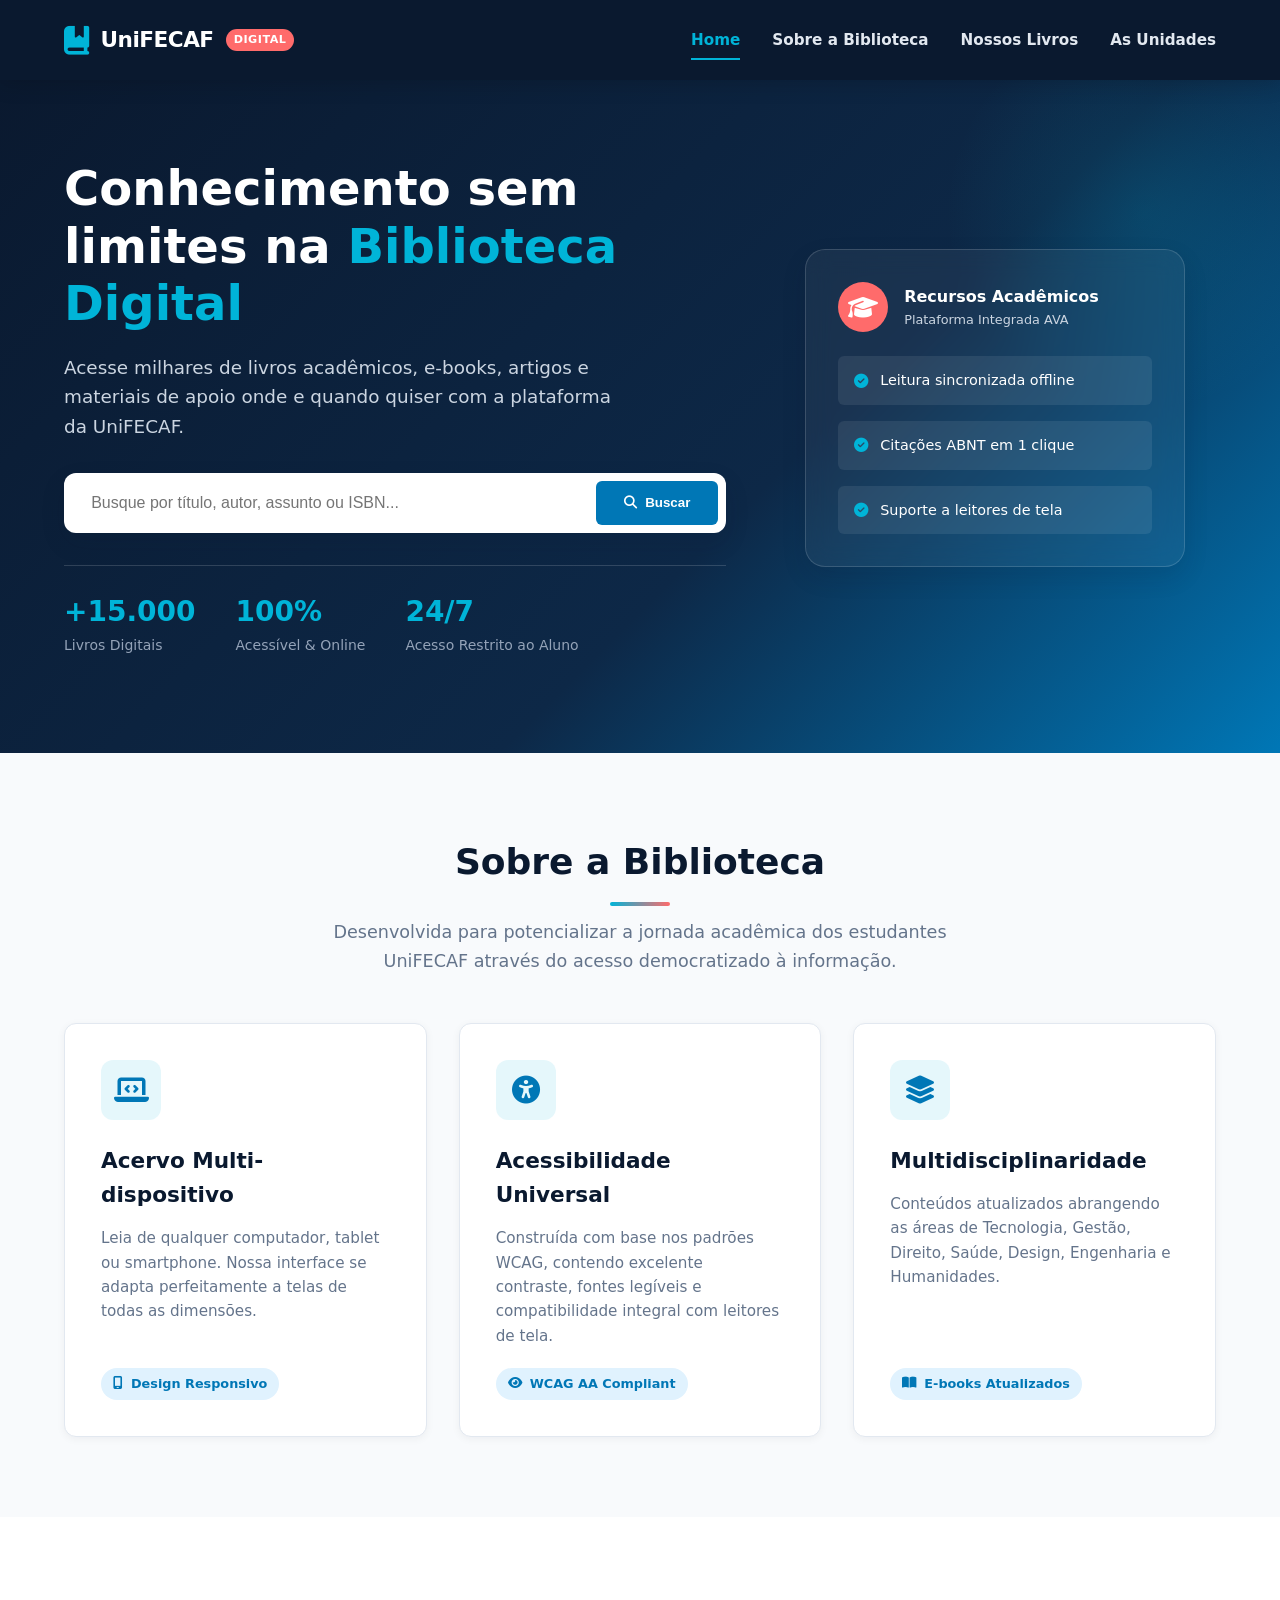
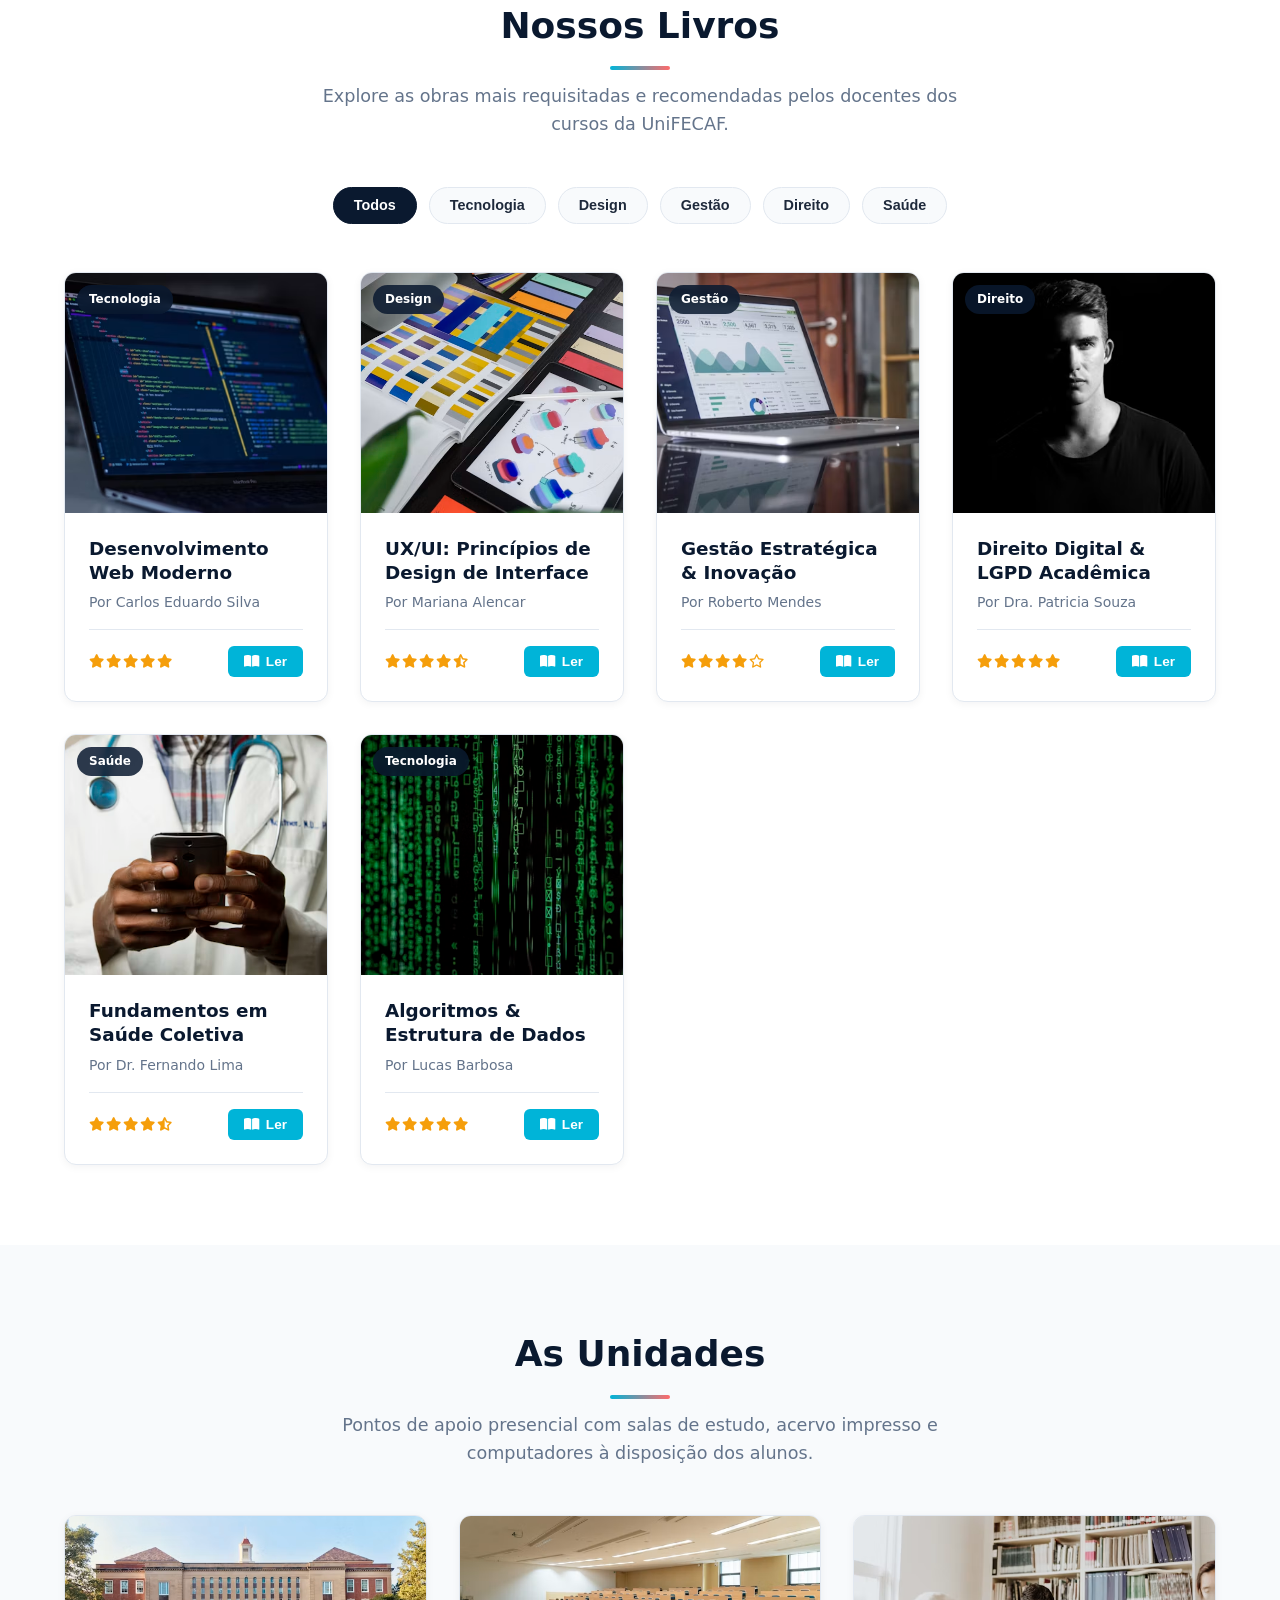
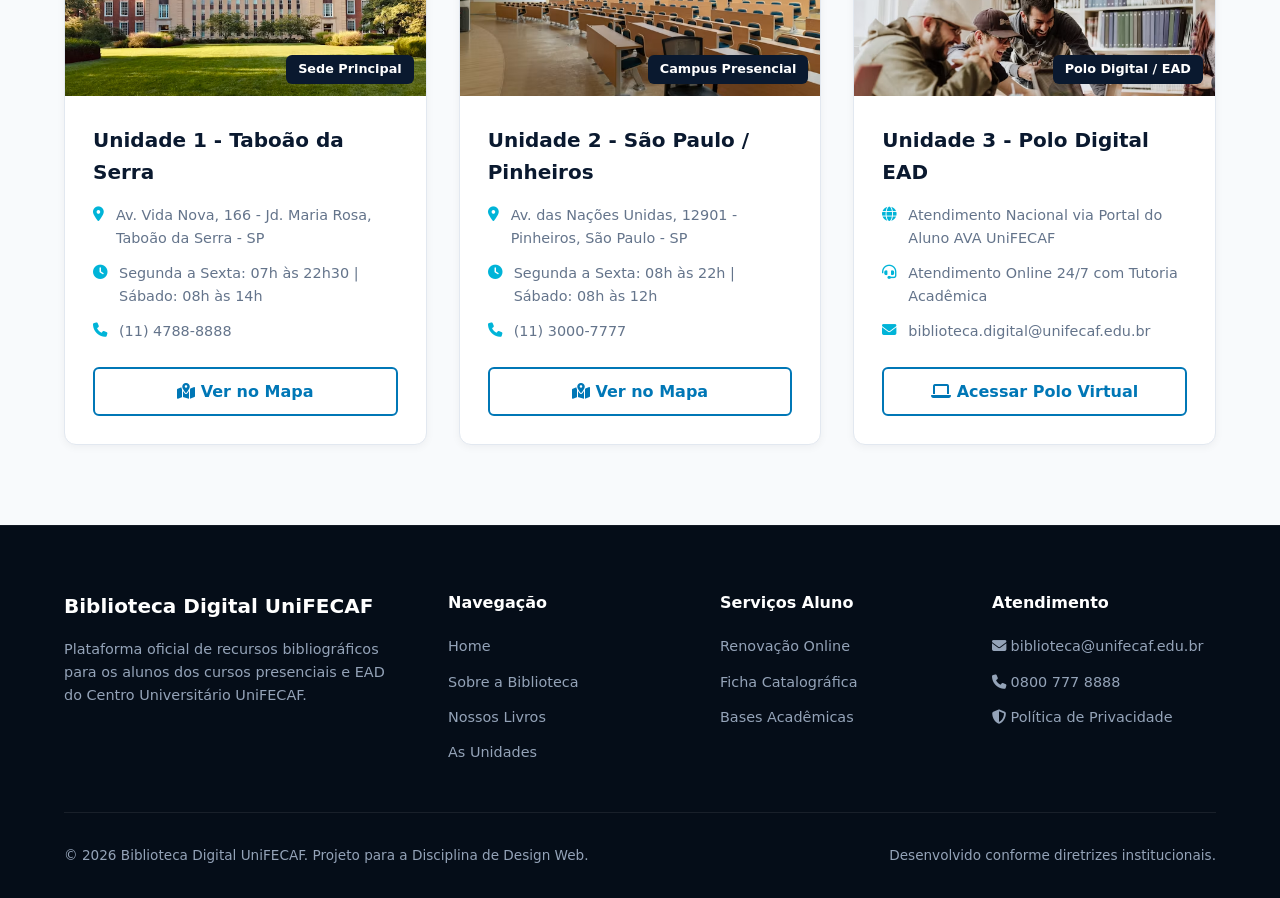
<file: index.html>
<!DOCTYPE html>
<html lang="pt-BR">

<head>
  <meta charset="UTF-8">
  <meta name="viewport" content="width=device-width, initial-scale=1.0">
  <title>Biblioteca Digital UniFECAF</title>

  <!-- FontAwesome for accessible visual icons -->
  <link rel="stylesheet" href="https://cdnjs.cloudflare.com/ajax/libs/font-awesome/6.4.0/css/all.min.css">
  <link rel="stylesheet" href="css/style.css">
  <script src="main.js" defer></script>
</head>

<body>
  <!-- ==========================================================================
       HEADER & NAV BAR
       ========================================================================== -->
  <header class="header" role="banner">
    <div class="container nav-container">
      <a href="#home" class="brand-logo" aria-label="UniFECAF Biblioteca Digital Página Inicial">
        <i class="fa-solid fa-book-bookmark" aria-hidden="true"></i>
        <span>UniFECAF</span>
        <span class="brand-tag">Digital</span>
      </a>

      <button class="mobile-toggle" id="mobile-menu-btn" aria-label="Abrir menu de navegação" aria-expanded="false"
        aria-controls="main-nav">
        <i class="fa-solid fa-bars" aria-hidden="true"></i>
      </button>

      <nav id="main-nav" class="nav-menu" role="navigation" aria-label="Menu Principal">
        <a href="#home" class="nav-link active">Home</a>
        <a href="#sobre" class="nav-link">Sobre a Biblioteca</a>
        <a href="#livros" class="nav-link">Nossos Livros</a>
        <a href="#unidades" class="nav-link">As Unidades</a>
      </nav>
    </div>
  </header>

  <main role="main">
    <!-- ==========================================================================
         HERO SECTION (HOME)
         ========================================================================== -->
    <section id="home" class="hero" aria-label="Apresentação da Biblioteca Digital">
      <div class="container hero-grid">
        <div class="hero-content">
          <h1>Conhecimento sem limites na <span>Biblioteca Digital</span></h1>
          <p>Acesse milhares de livros acadêmicos, e-books, artigos e materiais de apoio onde e quando quiser com a
            plataforma da UniFECAF.</p>

          <form class="search-box" role="search" onsubmit="handleSearch(event)">
            <label for="site-search" class="sr-only"
              style="position:absolute; width:1px; height:1px; overflow:hidden;">Buscar no acervo</label>
            <input type="search" id="site-search" placeholder="Busque por título, autor, assunto ou ISBN..." required>
            <button type="submit" aria-label="Pesquisar livros no acervo">
              <i class="fa-solid fa-magnifying-glass" aria-hidden="true"></i>
              <span>Buscar</span>
            </button>
          </form>

          <div class="hero-stats">
            <div class="stat-item">
              <h3>+15.000</h3>
              <p>Livros Digitais</p>
            </div>
            <div class="stat-item">
              <h3>100%</h3>
              <p>Acessível & Online</p>
            </div>
            <div class="stat-item">
              <h3>24/7</h3>
              <p>Acesso Restrito ao Aluno</p>
            </div>
          </div>
        </div>

        <div class="hero-illustration">
          <div class="hero-card-preview">
            <div class="preview-header">
              <div class="preview-icon">
                <i class="fa-solid fa-graduation-cap"></i>
              </div>
              <div>
                <h4 style="font-weight:700;">Recursos Acadêmicos</h4>
                <p style="font-size:0.8rem; color:#cbd5e1;">Plataforma Integrada AVA</p>
              </div>
            </div>
            <div class="preview-list">
              <div class="preview-item">
                <i class="fa-solid fa-circle-check"></i>
                <span>Leitura sincronizada offline</span>
              </div>
              <div class="preview-item">
                <i class="fa-solid fa-circle-check"></i>
                <span>Citações ABNT em 1 clique</span>
              </div>
              <div class="preview-item">
                <i class="fa-solid fa-circle-check"></i>
                <span>Suporte a leitores de tela</span>
              </div>
            </div>
          </div>
        </div>
      </div>
    </section>

    <!-- ==========================================================================
         ABOUT SECTION (SOBRE A BIBLIOTECA)
         ========================================================================== -->
    <section id="sobre" class="section-padding" aria-labelledby="sobre-title">
      <div class="container">
        <h2 id="sobre-title" class="section-title">Sobre a Biblioteca</h2>
        <p class="section-subtitle">Desenvolvida para potencializar a jornada acadêmica dos estudantes UniFECAF através
          do acesso democratizado à informação.</p>

        <div class="about-grid">
          <article class="feature-card">
            <div class="feature-icon" aria-hidden="true">
              <i class="fa-solid fa-laptop-code"></i>
            </div>
            <h3>Acervo Multi-dispositivo</h3>
            <p>Leia de qualquer computador, tablet ou smartphone. Nossa interface se adapta perfeitamente a telas de
              todas as dimensões.</p>
            <span class="accessibility-badge">
              <i class="fa-solid fa-mobile-screen"></i> Design Responsivo
            </span>
          </article>

          <article class="feature-card">
            <div class="feature-icon" aria-hidden="true">
              <i class="fa-solid fa-universal-access"></i>
            </div>
            <h3>Acessibilidade Universal</h3>
            <p>Construída com base nos padrões WCAG, contendo excelente contraste, fontes legíveis e compatibilidade
              integral com leitores de tela.</p>
            <span class="accessibility-badge">
              <i class="fa-solid fa-eye"></i> WCAG AA Compliant
            </span>
          </article>

          <article class="feature-card">
            <div class="feature-icon" aria-hidden="true">
              <i class="fa-solid fa-layer-group"></i>
            </div>
            <h3>Multidisciplinaridade</h3>
            <p>Conteúdos atualizados abrangendo as áreas de Tecnologia, Gestão, Direito, Saúde, Design, Engenharia e
              Humanidades.</p>
            <span class="accessibility-badge">
              <i class="fa-solid fa-book-open"></i> E-books Atualizados
            </span>
          </article>
        </div>
      </div>
    </section>

    <!-- ==========================================================================
         BOOKS SECTION (NOSSOS LIVROS)
         ========================================================================== -->
    <section id="livros" class="section-padding books-section" aria-labelledby="livros-title">
      <div class="container">
        <h2 id="livros-title" class="section-title">Nossos Livros</h2>
        <p class="section-subtitle">Explore as obras mais requisitadas e recomendadas pelos docentes dos cursos da
          UniFECAF.</p>

        <div class="category-filter" role="tablist" aria-label="Filtrar por categorias de livros">
          <button class="filter-btn active" role="tab" aria-selected="true"
            onclick="filterCategory('todos', this)">Todos</button>
          <button class="filter-btn" role="tab" aria-selected="false"
            onclick="filterCategory('Tecnologia', this)">Tecnologia</button>
          <button class="filter-btn" role="tab" aria-selected="false"
            onclick="filterCategory('Design', this)">Design</button>
          <button class="filter-btn" role="tab" aria-selected="false"
            onclick="filterCategory('Gestao', this)">Gestão</button>
          <button class="filter-btn" role="tab" aria-selected="false"
            onclick="filterCategory('Direito', this)">Direito</button>
          <button class="filter-btn" role="tab" aria-selected="false"
            onclick="filterCategory('Saude', this)">Saúde</button>
        </div>

        <div class="books-grid" id="books-container">
          <!-- Book 1 -->
          <article class="book-card" data-category="Tecnologia">
            <div class="book-cover">
              <img src="assets/images/livro1.avif" width="500" height="80"
                alt="Capa do livro Desenvolvimento Web Moderno com HTML, CSS e JS">
              <span class="book-category">Tecnologia</span>
            </div>
            <div class="book-body">
              <h3 class="book-title">Desenvolvimento Web Moderno</h3>
              <p class="book-author">Por Carlos Eduardo Silva</p>
              <div class="book-meta">
                <div class="book-rating" aria-label="Avaliação: 4.9 de 5 estrelas">
                  <i class="fa-solid fa-star"></i><i class="fa-solid fa-star"></i><i class="fa-solid fa-star"></i><i
                    class="fa-solid fa-star"></i><i class="fa-solid fa-star"></i>
                </div>
                <button class="btn-read"
                  onclick="openModal('Desenvolvimento Web Moderno', 'Edição 2024. Este livro aborda padrões modernos de Web Design, responsividade, acessibilidade e frameworks atuais.')">
                  <i class="fa-solid fa-book-open"></i> Ler
                </button>
              </div>
            </div>
          </article>

          <!-- Book 2 -->
          <article class="book-card" data-category="Design">
            <div class="book-cover">
              <img src="assets/images/livro2.avif" width="500" height="80"
                alt="Capa do livro Design de Interface e Experiência do Usuário UX UI">
              <span class="book-category">Design</span>
            </div>
            <div class="book-body">
              <h3 class="book-title">UX/UI: Princípios de Design de Interface</h3>
              <p class="book-author">Por Mariana Alencar</p>
              <div class="book-meta">
                <div class="book-rating" aria-label="Avaliação: 4.8 de 5 estrelas">
                  <i class="fa-solid fa-star"></i><i class="fa-solid fa-star"></i><i class="fa-solid fa-star"></i><i
                    class="fa-solid fa-star"></i><i class="fa-solid fa-star-half-stroke"></i>
                </div>
                <button class="btn-read"
                  onclick="openModal('UX/UI: Princípios de Design', 'Manual completo de construção de protótipos de alta e baixa fidelidade, arquitetura de informação e usabilidade.')">
                  <i class="fa-solid fa-book-open"></i> Ler
                </button>
              </div>
            </div>
          </article>

          <!-- Book 3 -->
          <article class="book-card" data-category="Gestao">
            <div class="book-cover">
              <img src="assets/images/livro3.avif" width="500" height="80"
                alt="Capa do livro Gestão Estratégica e Inovação">
              <span class="book-category">Gestão</span>
            </div>
            <div class="book-body">
              <h3 class="book-title">Gestão Estratégica & Inovação</h3>
              <p class="book-author">Por Roberto Mendes</p>
              <div class="book-meta">
                <div class="book-rating" aria-label="Avaliação: 4.7 de 5 estrelas">
                  <i class="fa-solid fa-star"></i><i class="fa-solid fa-star"></i><i class="fa-solid fa-star"></i><i
                    class="fa-solid fa-star"></i><i class="fa-regular fa-star"></i>
                </div>
                <button class="btn-read"
                  onclick="openModal('Gestão Estratégica', 'Guia prático sobre transformação digital, novos modelos de negócios e liderança adaptativa nas organizações.')">
                  <i class="fa-solid fa-book-open"></i> Ler
                </button>
              </div>
            </div>
          </article>

          <!-- Book 4 -->
          <article class="book-card" data-category="Direito">
            <div class="book-cover">
              <img src="assets/images/livro4.avif" width="500" height="80"
                alt="Capa do livro Direito Digital e Proteção de Dados">
              <span class="book-category">Direito</span>
            </div>
            <div class="book-body">
              <h3 class="book-title">Direito Digital & LGPD Acadêmica</h3>
              <p class="book-author">Por Dra. Patricia Souza</p>
              <div class="book-meta">
                <div class="book-rating" aria-label="Avaliação: 5.0 de 5 estrelas">
                  <i class="fa-solid fa-star"></i><i class="fa-solid fa-star"></i><i class="fa-solid fa-star"></i><i
                    class="fa-solid fa-star"></i><i class="fa-solid fa-star"></i>
                </div>
                <button class="btn-read"
                  onclick="openModal('Direito Digital', 'Estudo aprofundado da Lei Geral de Proteção de Dados (LGPD), crimes cibernéticos e regulamentação da IA.')">
                  <i class="fa-solid fa-book-open"></i> Ler
                </button>
              </div>
            </div>
          </article>

          <!-- Book 5 -->
          <article class="book-card" data-category="Saude">
            <div class="book-cover">
              <img src="assets/images/livro5.avif" width="500" height="80"
                alt="Capa do livro Fundamentos da Saúde Coletiva">
              <span class="book-category">Saúde</span>
            </div>
            <div class="book-body">
              <h3 class="book-title">Fundamentos em Saúde Coletiva</h3>
              <p class="book-author">Por Dr. Fernando Lima</p>
              <div class="book-meta">
                <div class="book-rating" aria-label="Avaliação: 4.8 de 5 estrelas">
                  <i class="fa-solid fa-star"></i><i class="fa-solid fa-star"></i><i class="fa-solid fa-star"></i><i
                    class="fa-solid fa-star"></i><i class="fa-solid fa-star-half-stroke"></i>
                </div>
                <button class="btn-read"
                  onclick="openModal('Saúde Coletiva', 'Conceitos essenciais para profissionais de Enfermagem, Nutrição, Psicologia e Biomedicina.')">
                  <i class="fa-solid fa-book-open"></i> Ler
                </button>
              </div>
            </div>
          </article>

          <!-- Book 6 -->
          <article class="book-card" data-category="Tecnologia">
            <div class="book-cover">
              <img src="assets/images/livro6.avif" width="500" height="80"
                alt="Capa do livro Algoritmos e Estrutura de Dados">
              <span class="book-category">Tecnologia</span>
            </div>
            <div class="book-body">
              <h3 class="book-title">Algoritmos & Estrutura de Dados</h3>
              <p class="book-author">Por Lucas Barbosa</p>
              <div class="book-meta">
                <div class="book-rating" aria-label="Avaliação: 4.9 de 5 estrelas">
                  <i class="fa-solid fa-star"></i><i class="fa-solid fa-star"></i><i class="fa-solid fa-star"></i><i
                    class="fa-solid fa-star"></i><i class="fa-solid fa-star"></i>
                </div>
                <button class="btn-read"
                  onclick="openModal('Algoritmos e Estruturas', 'Aprenda lógica de programação com exercícios práticos resolvidos e otimização de código.')">
                  <i class="fa-solid fa-book-open"></i> Ler
                </button>
              </div>
            </div>
          </article>
        </div>
      </div>
    </section>

    <!-- ==========================================================================
         UNITS SECTION (AS UNIDADES)
         ========================================================================== -->
    <section id="unidades" class="section-padding" aria-labelledby="unidades-title">
      <div class="container">
        <h2 id="unidades-title" class="section-title">As Unidades</h2>
        <p class="section-subtitle">Pontos de apoio presencial com salas de estudo, acervo impresso e computadores à
          disposição dos alunos.</p>

        <div class="units-grid">
          <!-- Unidade 1 -->
          <article class="unit-card">
            <div class="unit-img">
              <img src="assets/images/unidade1.avif" width="600" height="80"
                alt="Foto do Campus Unidade Taboão da Serra">
              <span class="unit-badge">Sede Principal</span>
            </div>
            <div class="unit-content">
              <h3>Unidade 1 - Taboão da Serra</h3>
              <ul class="unit-info">
                <li>
                  <i class="fa-solid fa-location-dot" aria-hidden="true"></i>
                  <span>Av. Vida Nova, 166 - Jd. Maria Rosa, Taboão da Serra - SP</span>
                </li>
                <li>
                  <i class="fa-solid fa-clock" aria-hidden="true"></i>
                  <span>Segunda a Sexta: 07h às 22h30 | Sábado: 08h às 14h</span>
                </li>
                <li>
                  <i class="fa-solid fa-phone" aria-hidden="true"></i>
                  <span>(11) 4788-8888</span>
                </li>
              </ul>
              <div class="unit-action">
                <a href="https://maps.google.com" target="_blank" rel="noopener noreferrer" class="btn-outline">
                  <i class="fa-solid fa-map-location-dot"></i> Ver no Mapa
                </a>
              </div>
            </div>
          </article>

          <!-- Unidade 2 -->
          <article class="unit-card">
            <div class="unit-img">
              <img src="assets/images/unidade2.avif" width="600" height="80" alt="Foto do Campus Unidade São Paulo">
              <span class="unit-badge">Campus Presencial</span>
            </div>
            <div class="unit-content">
              <h3>Unidade 2 - São Paulo / Pinheiros</h3>
              <ul class="unit-info">
                <li>
                  <i class="fa-solid fa-location-dot" aria-hidden="true"></i>
                  <span>Av. das Nações Unidas, 12901 - Pinheiros, São Paulo - SP</span>
                </li>
                <li>
                  <i class="fa-solid fa-clock" aria-hidden="true"></i>
                  <span>Segunda a Sexta: 08h às 22h | Sábado: 08h às 12h</span>
                </li>
                <li>
                  <i class="fa-solid fa-phone" aria-hidden="true"></i>
                  <span>(11) 3000-7777</span>
                </li>
              </ul>
              <div class="unit-action">
                <a href="https://maps.google.com" target="_blank" rel="noopener noreferrer" class="btn-outline">
                  <i class="fa-solid fa-map-location-dot"></i> Ver no Mapa
                </a>
              </div>
            </div>
          </article>

          <!-- Unidade 3 -->
          <article class="unit-card">
            <div class="unit-img">
              <img src="assets/images/unidade3.avif" width="600" height="80" alt="Polo Digital EAD UniFECAF">
              <span class="unit-badge">Polo Digital / EAD</span>
            </div>
            <div class="unit-content">
              <h3>Unidade 3 - Polo Digital EAD</h3>
              <ul class="unit-info">
                <li>
                  <i class="fa-solid fa-globe" aria-hidden="true"></i>
                  <span>Atendimento Nacional via Portal do Aluno AVA UniFECAF</span>
                </li>
                <li>
                  <i class="fa-solid fa-headset" aria-hidden="true"></i>
                  <span>Atendimento Online 24/7 com Tutoria Acadêmica</span>
                </li>
                <li>
                  <i class="fa-solid fa-envelope" aria-hidden="true"></i>
                  <span>biblioteca.digital@unifecaf.edu.br</span>
                </li>
              </ul>
              <div class="unit-action">
                <a href="#login"
                  onclick="openModal('Polo Digital', 'Acesse as salas de tutoria online no seu ambiente virtual de aprendizagem.')"
                  class="btn-outline">
                  <i class="fa-solid fa-laptop"></i> Acessar Polo Virtual
                </a>
              </div>
            </div>
          </article>
        </div>
      </div>
    </section>
  </main>

  <!-- ==========================================================================
       FOOTER
       ========================================================================== -->
  <footer class="footer" role="contentinfo">
    <div class="container">
      <div class="footer-grid">
        <div class="footer-brand">
          <h2>Biblioteca Digital UniFECAF</h2>
          <p>Plataforma oficial de recursos bibliográficos para os alunos dos cursos presenciais e EAD do Centro
            Universitário UniFECAF.</p>
        </div>

        <div>
          <h3 class="footer-title">Navegação</h3>
          <ul class="footer-links">
            <li><a href="#home">Home</a></li>
            <li><a href="#sobre">Sobre a Biblioteca</a></li>
            <li><a href="#livros">Nossos Livros</a></li>
            <li><a href="#unidades">As Unidades</a></li>
          </ul>
        </div>

        <div>
          <h3 class="footer-title">Serviços Aluno</h3>
          <ul class="footer-links">
            <li><a href="#login"
                onclick="openModal('Empréstimo de Livros', 'Consulte prazos e renovações no portal do aluno.')">Renovação
                Online</a></li>
            <li><a href="#login"
                onclick="openModal('Ficha Catalográfica', 'Solicite a ficha catalográfica do seu TCC diretamente à equipe de bibliotecários.')">Ficha
                Catalográfica</a></li>
            <li><a href="#login"
                onclick="openModal('Base de Dados', 'Acesso às bases de periódicos CAPES, IEEE e SCIELO.')">Bases
                Acadêmicas</a></li>
          </ul>
        </div>

        <div>
          <h3 class="footer-title">Atendimento</h3>
          <ul class="footer-links">
            <li><i class="fa-solid fa-envelope"></i> biblioteca@unifecaf.edu.br</li>
            <li><i class="fa-solid fa-phone"></i> 0800 777 8888</li>
            <li><i class="fa-solid fa-shield-halved"></i> Política de Privacidade</li>
          </ul>
        </div>
      </div>

      <div class="footer-bottom">
        <p>&copy; 2026 Biblioteca Digital UniFECAF. Projeto para a Disciplina de Design Web.</p>
        <p>Desenvolvido conforme diretrizes institucionais.</p>
      </div>
    </div>
  </footer>

  <!-- Modal Component for Interactivity -->
  <div id="info-modal" class="modal" role="dialog" aria-modal="true" aria-labelledby="modal-title">
    <div class="modal-content">
      <button class="modal-close" onclick="closeModal()" aria-label="Fechar janela">&times;</button>
      <h3 id="modal-title" style="color:var(--primary-dark); font-size:1.5rem; margin-bottom:1rem;">Detalhes</h3>
      <p id="modal-body" style="color:var(--text-dark); font-size:1rem; line-height:1.6; margin-bottom:1.5rem;">
        Informações adicionais...</p>
      <button class="btn-login" style="border:none; cursor:pointer;" onclick="closeModal()">Fechar</button>
    </div>
  </div>

</body>

</html>
</file>
<file: css/style.css>
:root {
    --primary-dark: #0A192F;
    --primary-brand: #0077B6;
    --secondary-brand: #00B4D8;
    --accent-coral: #FF6B6B;
    --accent-hover: #E65B5B;
    --bg-light: #F8FAFC;
    --bg-surface: #FFFFFF;
    --text-dark: #1E293B;
    --text-muted: #64748B;
    --border-color: #E2E8F0;
    --shadow-sm: 0 2px 8px rgba(10, 25, 47, 0.05);
    --shadow-md: 0 4px 16px rgba(10, 25, 47, 0.08);
    --shadow-lg: 0 10px 25px rgba(10, 25, 47, 0.12);
    --radius-sm: 6px;
    --radius-md: 12px;
    --radius-lg: 20px;
    --transition-fast: 0.2s ease;
    --transition-normal: 0.3s ease;
}

/* Reset & Accessibility Standards */
*,
*::before,
*::after {
    box-sizing: border-box;
    margin: 0;
    padding: 0;
}

html {
    scroll-behavior: smooth;
    font-size: 16px;
}

body {
    font-family: 'Segoe UI', system-ui, -apple-system, BlinkMacSystemFont, Roboto, sans-serif;
    background-color: var(--bg-light);
    color: var(--text-dark);
    line-height: 1.6;
    min-height: 100vh;
    display: flex;
    flex-direction: column;
}

:focus-visible {
    outline: 3px solid var(--secondary-brand);
    outline-offset: 3px;
}

a {
    color: inherit;
    text-decoration: none;
}

ul {
    list-style: none;
}

img {
    max-width: 100%;
    height: auto;
    display: block;
}

/* Container Utility */
.container {
    width: 100%;
    max-width: 1200px;
    margin: 0 auto;
    padding: 0 1.5rem;
}

.section-padding {
    padding: 5rem 0;
}

.section-title {
    font-size: 2.25rem;
    font-weight: 800;
    color: var(--primary-dark);
    margin-bottom: 0.75rem;
    text-align: center;
    position: relative;
}

.section-title::after {
    content: '';
    display: block;
    width: 60px;
    height: 4px;
    background: linear-gradient(90deg, var(--secondary-brand), var(--accent-coral));
    margin: 0.75rem auto 0;
    border-radius: 2px;
}

.section-subtitle {
    text-align: center;
    color: var(--text-muted);
    font-size: 1.1rem;
    max-width: 650px;
    margin: 0 auto 3rem;
}

/* HEADER & NAVIGATION BAR */
.header {
    background-color: var(--primary-dark);
    color: #ffffff;
    position: sticky;
    top: 0;
    z-index: 1000;
    box-shadow: 0 4px 20px rgba(0, 0, 0, 0.15);
}

.nav-container {
    display: flex;
    justify-content: space-between;
    align-items: center;
    height: 80px;
}

.brand-logo {
    display: flex;
    align-items: center;
    gap: 0.75rem;
    font-size: 1.35rem;
    font-weight: 800;
    letter-spacing: -0.5px;
    color: #ffffff;
}

.brand-logo i {
    color: var(--secondary-brand);
    font-size: 1.8rem;
}

.brand-tag {
    background: var(--accent-coral);
    color: #ffffff;
    font-size: 0.7rem;
    padding: 2px 8px;
    border-radius: 20px;
    font-weight: 700;
    text-transform: uppercase;
    letter-spacing: 0.5px;
}

.nav-menu {
    display: flex;
    align-items: center;
    gap: 2rem;
}

.nav-link {
    font-weight: 600;
    font-size: 0.95rem;
    color: #e2e8f0;
    transition: color var(--transition-fast);
    position: relative;
    padding: 0.5rem 0;
}

.nav-link:hover,
.nav-link.active {
    color: var(--secondary-brand);
}

.nav-link::after {
    content: '';
    position: absolute;
    bottom: 0;
    left: 0;
    width: 0%;
    height: 2px;
    background-color: var(--secondary-brand);
    transition: width var(--transition-fast);
}

.nav-link:hover::after,
.nav-link.active::after {
    width: 100%;
}

.btn-login {
    background-color: var(--accent-coral);
    color: #ffffff !important;
    padding: 0.6rem 1.4rem;
    border-radius: var(--radius-sm);
    font-weight: 700;
    transition: background-color var(--transition-fast), transform var(--transition-fast);
}

.btn-login:hover {
    background-color: var(--accent-hover);
    transform: translateY(-2px);
}

.mobile-toggle {
    display: none;
    background: none;
    border: none;
    color: #ffffff;
    font-size: 1.5rem;
    cursor: pointer;
    padding: 0.5rem;
}

/* HERO SECTION */
.hero {
    background: linear-gradient(135deg, var(--primary-dark) 0%, #0d2847 60%, var(--primary-brand) 100%);
    color: #ffffff;
    padding: 5rem 0 6rem;
    position: relative;
    overflow: hidden;
}

.hero::before {
    content: '';
    position: absolute;
    top: -10%;
    right: -5%;
    width: 400px;
    height: 400px;
    background: radial-gradient(circle, rgba(0, 180, 216, 0.15) 0%, rgba(0, 0, 0, 0) 70%);
    border-radius: 50%;
    pointer-events: none;
}

.hero-grid {
    display: grid;
    grid-template-columns: 1.2fr 0.8fr;
    gap: 3rem;
    align-items: center;
}

.hero-content h1 {
    font-size: 3rem;
    line-height: 1.2;
    font-weight: 800;
    margin-bottom: 1.25rem;
}

.hero-content h1 span {
    color: var(--secondary-brand);
}

.hero-content p {
    font-size: 1.15rem;
    color: #cbd5e1;
    margin-bottom: 2rem;
    max-width: 550px;
}

.search-box {
    background: #ffffff;
    border-radius: var(--radius-md);
    padding: 0.5rem;
    display: flex;
    box-shadow: var(--shadow-lg);
    margin-bottom: 2rem;
}

.search-box input {
    border: none;
    padding: 0.8rem 1.2rem;
    font-size: 1rem;
    flex-grow: 1;
    border-radius: var(--radius-sm);
    outline: none;
    color: var(--text-dark);
}

.search-box button {
    background-color: var(--primary-brand);
    color: #ffffff;
    border: none;
    padding: 0.8rem 1.75rem;
    border-radius: var(--radius-sm);
    font-weight: 700;
    cursor: pointer;
    display: flex;
    align-items: center;
    gap: 0.5rem;
    transition: background-color var(--transition-fast);
}

.search-box button:hover {
    background-color: var(--primary-dark);
}

.hero-stats {
    display: flex;
    gap: 2.5rem;
    border-top: 1px solid rgba(255, 255, 255, 0.15);
    padding-top: 1.5rem;
}

.stat-item h3 {
    font-size: 1.75rem;
    color: var(--secondary-brand);
    font-weight: 800;
}

.stat-item p {
    font-size: 0.875rem;
    color: #94a3b8;
    margin: 0;
}

.hero-illustration {
    display: flex;
    justify-content: center;
    position: relative;
}

.hero-card-preview {
    background: rgba(255, 255, 255, 0.05);
    backdrop-filter: blur(12px);
    border: 1px solid rgba(255, 255, 255, 0.15);
    border-radius: var(--radius-lg);
    padding: 2rem;
    width: 100%;
    max-width: 380px;
    box-shadow: var(--shadow-lg);
}

.preview-header {
    display: flex;
    align-items: center;
    gap: 1rem;
    margin-bottom: 1.5rem;
}

.preview-icon {
    width: 50px;
    height: 50px;
    background: var(--accent-coral);
    border-radius: 50%;
    display: flex;
    align-items: center;
    justify-content: center;
    font-size: 1.5rem;
}

.preview-list {
    display: flex;
    flex-direction: column;
    gap: 1rem;
}

.preview-item {
    background: rgba(255, 255, 255, 0.08);
    padding: 0.8rem 1rem;
    border-radius: var(--radius-sm);
    display: flex;
    align-items: center;
    gap: 0.75rem;
    font-size: 0.9rem;
}

.preview-item i {
    color: var(--secondary-brand);
}

/*ABOUT SECTION*/
.about-grid {
    display: grid;
    grid-template-columns: repeat(auto-fit, minmax(300px, 1fr));
    gap: 2rem;
}

.feature-card {
    background: var(--bg-surface);
    border-radius: var(--radius-md);
    padding: 2.25rem;
    border: 1px solid var(--border-color);
    box-shadow: var(--shadow-sm);
    transition: transform var(--transition-normal), box-shadow var(--transition-normal);
    display: flex;
    flex-direction: column;
}

.feature-card:hover {
    transform: translateY(-5px);
    box-shadow: var(--shadow-md);
    border-color: var(--secondary-brand);
}

.feature-icon {
    width: 60px;
    height: 60px;
    background-color: rgba(0, 180, 216, 0.1);
    color: var(--primary-brand);
    border-radius: var(--radius-md);
    display: flex;
    align-items: center;
    justify-content: center;
    font-size: 1.75rem;
    margin-bottom: 1.5rem;
}

.feature-card h3 {
    font-size: 1.35rem;
    color: var(--primary-dark);
    margin-bottom: 0.85rem;
    font-weight: 700;
}

.feature-card p {
    color: var(--text-muted);
    font-size: 0.95rem;
    margin-bottom: 1.25rem;
    flex-grow: 1;
}

.accessibility-badge {
    display: inline-flex;
    align-items: center;
    gap: 0.5rem;
    font-size: 0.8rem;
    font-weight: 700;
    color: var(--primary-brand);
    background: #e0f2fe;
    padding: 0.35rem 0.75rem;
    border-radius: 20px;
    width: fit-content;
}

/* BOOKS CATALOG SECTION */
.books-section {
    background-color: #ffffff;
}

.category-filter {
    display: flex;
    justify-content: center;
    flex-wrap: wrap;
    gap: 0.75rem;
    margin-bottom: 3rem;
}

.filter-btn {
    background: var(--bg-light);
    border: 1px solid var(--border-color);
    color: var(--text-dark);
    padding: 0.6rem 1.25rem;
    border-radius: 30px;
    font-weight: 600;
    font-size: 0.9rem;
    cursor: pointer;
    transition: all var(--transition-fast);
}

.filter-btn:hover,
.filter-btn.active {
    background-color: var(--primary-dark);
    color: #ffffff;
    border-color: var(--primary-dark);
}

.books-grid {
    display: grid;
    grid-template-columns: repeat(auto-fill, minmax(260px, 1fr));
    gap: 2rem;
}

.book-card {
    background: var(--bg-surface);
    border-radius: var(--radius-md);
    overflow: hidden;
    border: 1px solid var(--border-color);
    box-shadow: var(--shadow-sm);
    display: flex;
    flex-direction: column;
    transition: transform var(--transition-normal), box-shadow var(--transition-normal);
}

.book-card:hover {
    transform: translateY(-8px);
    box-shadow: var(--shadow-lg);
}

.book-cover {
    height: 240px;
    position: relative;
    overflow: hidden;
    background-color: #f1f5f9;
    display: flex;
    align-items: center;
    justify-content: center;
}

.book-cover img {
    width: 100%;
    height: 100%;
    object-fit: cover;
    transition: transform var(--transition-normal);
}

.book-card:hover .book-cover img {
    transform: scale(1.05);
}

.book-category {
    position: absolute;
    top: 12px;
    left: 12px;
    background: rgba(10, 25, 47, 0.85);
    color: #ffffff;
    font-size: 0.75rem;
    font-weight: 700;
    padding: 0.3rem 0.75rem;
    border-radius: 20px;
    backdrop-filter: blur(4px);
}

.book-body {
    padding: 1.5rem;
    display: flex;
    flex-direction: column;
    flex-grow: 1;
}

.book-title {
    font-size: 1.15rem;
    font-weight: 700;
    color: var(--primary-dark);
    margin-bottom: 0.4rem;
    line-height: 1.3;
}

.book-author {
    font-size: 0.875rem;
    color: var(--text-muted);
    margin-bottom: 1rem;
}

.book-meta {
    display: flex;
    align-items: center;
    justify-content: space-between;
    margin-top: auto;
    padding-top: 1rem;
    border-top: 1px solid var(--border-color);
}

.book-rating {
    color: #f59e0b;
    font-size: 0.85rem;
    display: flex;
    gap: 2px;
}

.btn-read {
    background-color: var(--secondary-brand);
    color: #ffffff;
    padding: 0.5rem 1rem;
    border-radius: var(--radius-sm);
    font-size: 0.85rem;
    font-weight: 700;
    border: none;
    cursor: pointer;
    display: flex;
    align-items: center;
    gap: 0.4rem;
    transition: background-color var(--transition-fast);
}

.btn-read:hover {
    background-color: var(--primary-brand);
}

/* CAMPUS UNITS SECTION */
.units-grid {
    display: grid;
    grid-template-columns: repeat(auto-fit, minmax(320px, 1fr));
    gap: 2rem;
}

.unit-card {
    background: var(--bg-surface);
    border-radius: var(--radius-md);
    border: 1px solid var(--border-color);
    overflow: hidden;
    box-shadow: var(--shadow-sm);
    display: flex;
    flex-direction: column;
}

.unit-img {
    height: 180px;
    position: relative;
}

.unit-img img {
    width: 100%;
    height: 100%;
    object-fit: cover;
}

.unit-badge {
    position: absolute;
    bottom: 12px;
    right: 12px;
    background: var(--primary-dark);
    color: #ffffff;
    padding: 0.25rem 0.75rem;
    border-radius: var(--radius-sm);
    font-size: 0.8rem;
    font-weight: 700;
}

.unit-content {
    padding: 1.75rem;
    display: flex;
    flex-direction: column;
    flex-grow: 1;
}

.unit-content h3 {
    font-size: 1.25rem;
    color: var(--primary-dark);
    margin-bottom: 1rem;
    font-weight: 700;
}

.unit-info {
    display: flex;
    flex-direction: column;
    gap: 0.75rem;
    font-size: 0.9rem;
    color: var(--text-muted);
    margin-bottom: 1.5rem;
}

.unit-info li {
    display: flex;
    align-items: flex-start;
    gap: 0.75rem;
}

.unit-info i {
    color: var(--secondary-brand);
    margin-top: 3px;
}

.unit-action {
    margin-top: auto;
}

.btn-outline {
    display: block;
    width: 100%;
    text-align: center;
    padding: 0.6rem;
    border: 2px solid var(--primary-brand);
    color: var(--primary-brand);
    border-radius: var(--radius-sm);
    font-weight: 700;
    transition: all var(--transition-fast);
}

.btn-outline:hover {
    background-color: var(--primary-brand);
    color: #ffffff;
}

.inspector-section {
    background-color: var(--primary-dark);
    color: #ffffff;
}

.inspector-box {
    background: #061121;
    border: 1px solid rgba(255, 255, 255, 0.1);
    border-radius: var(--radius-md);
    overflow: hidden;
}

.inspector-tabs {
    display: flex;
    background: #0f233f;
    border-bottom: 1px solid rgba(255, 255, 255, 0.1);
}

.tab-btn {
    background: transparent;
    border: none;
    color: #94a3b8;
    padding: 1rem 1.5rem;
    font-weight: 600;
    cursor: pointer;
    display: flex;
    align-items: center;
    gap: 0.5rem;
    border-bottom: 2px solid transparent;
    transition: all var(--transition-fast);
}

.tab-btn.active {
    color: var(--secondary-brand);
    border-bottom-color: var(--secondary-brand);
    background: rgba(255, 255, 255, 0.02);
}

.tab-content {
    padding: 1.5rem;
    max-height: 350px;
    overflow-y: auto;
    display: none;
}

.tab-content.active {
    display: block;
}

pre code {
    font-family: 'Courier New', Courier, monospace;
    font-size: 0.875rem;
    color: #38bdf8;
    line-height: 1.5;
}

.footer {
    background-color: #050d18;
    color: #94a3b8;
    padding: 4rem 0 2rem;
    border-top: 1px solid rgba(255, 255, 255, 0.05);
    margin-top: auto;
}

.footer-grid {
    display: grid;
    grid-template-columns: 1.5fr repeat(3, 1fr);
    gap: 3rem;
    margin-bottom: 3rem;
}

.footer-brand h2 {
    color: #ffffff;
    font-size: 1.25rem;
    margin-bottom: 1rem;
}

.footer-brand p {
    font-size: 0.9rem;
    line-height: 1.6;
}

.footer-title {
    color: #ffffff;
    font-size: 1rem;
    font-weight: 700;
    margin-bottom: 1.25rem;
}

.footer-links {
    display: flex;
    flex-direction: column;
    gap: 0.75rem;
    font-size: 0.9rem;
}

.footer-links a:hover {
    color: var(--secondary-brand);
}

.footer-bottom {
    border-top: 1px solid rgba(255, 255, 255, 0.08);
    padding-top: 2rem;
    display: flex;
    justify-content: space-between;
    align-items: center;
    font-size: 0.85rem;
}

/* Modal Styling */
.modal {
    display: none;
    position: fixed;
    top: 0;
    left: 0;
    width: 100%;
    height: 100%;
    background: rgba(10, 25, 47, 0.8);
    backdrop-filter: blur(4px);
    z-index: 2000;
    align-items: center;
    justify-content: center;
    padding: 1rem;
}

.modal.open {
    display: flex;
}

.modal-content {
    background: #ffffff;
    border-radius: var(--radius-md);
    max-width: 600px;
    width: 100%;
    padding: 2rem;
    position: relative;
    box-shadow: var(--shadow-lg);
}

.modal-close {
    position: absolute;
    top: 1rem;
    right: 1rem;
    background: none;
    border: none;
    font-size: 1.5rem;
    color: var(--text-muted);
    cursor: pointer;
}

/* ==========================================================================
       RESPONSIVE BREAKPOINTS (Mobile First Principles)
       ========================================================================== */
@media (max-width: 992px) {
    .hero-grid {
        grid-template-columns: 1fr;
        text-align: center;
    }

    .hero-content p {
        margin-left: auto;
        margin-right: auto;
    }

    .search-box {
        max-width: 500px;
        margin-left: auto;
        margin-right: auto;
    }

    .hero-stats {
        justify-content: center;
    }

    .hero-illustration {
        display: none;
    }

    .footer-grid {
        grid-template-columns: 1fr 1fr;
    }
}

@media (max-width: 768px) {
    .mobile-toggle {
        display: block;
    }

    .nav-menu {
        position: fixed;
        top: 80px;
        left: -100%;
        width: 100%;
        height: calc(100vh - 80px);
        background-color: var(--primary-dark);
        flex-direction: column;
        justify-content: flex-start;
        padding: 3rem 1.5rem;
        gap: 1.75rem;
        transition: left var(--transition-normal);
    }

    .nav-menu.active {
        left: 0;
    }

    .hero-content h1 {
        font-size: 2.25rem;
    }

    .footer-grid {
        grid-template-columns: 1fr;
        gap: 2rem;
    }

    .footer-bottom {
        flex-direction: column;
        gap: 1rem;
        text-align: center;
    }
}
</file>
